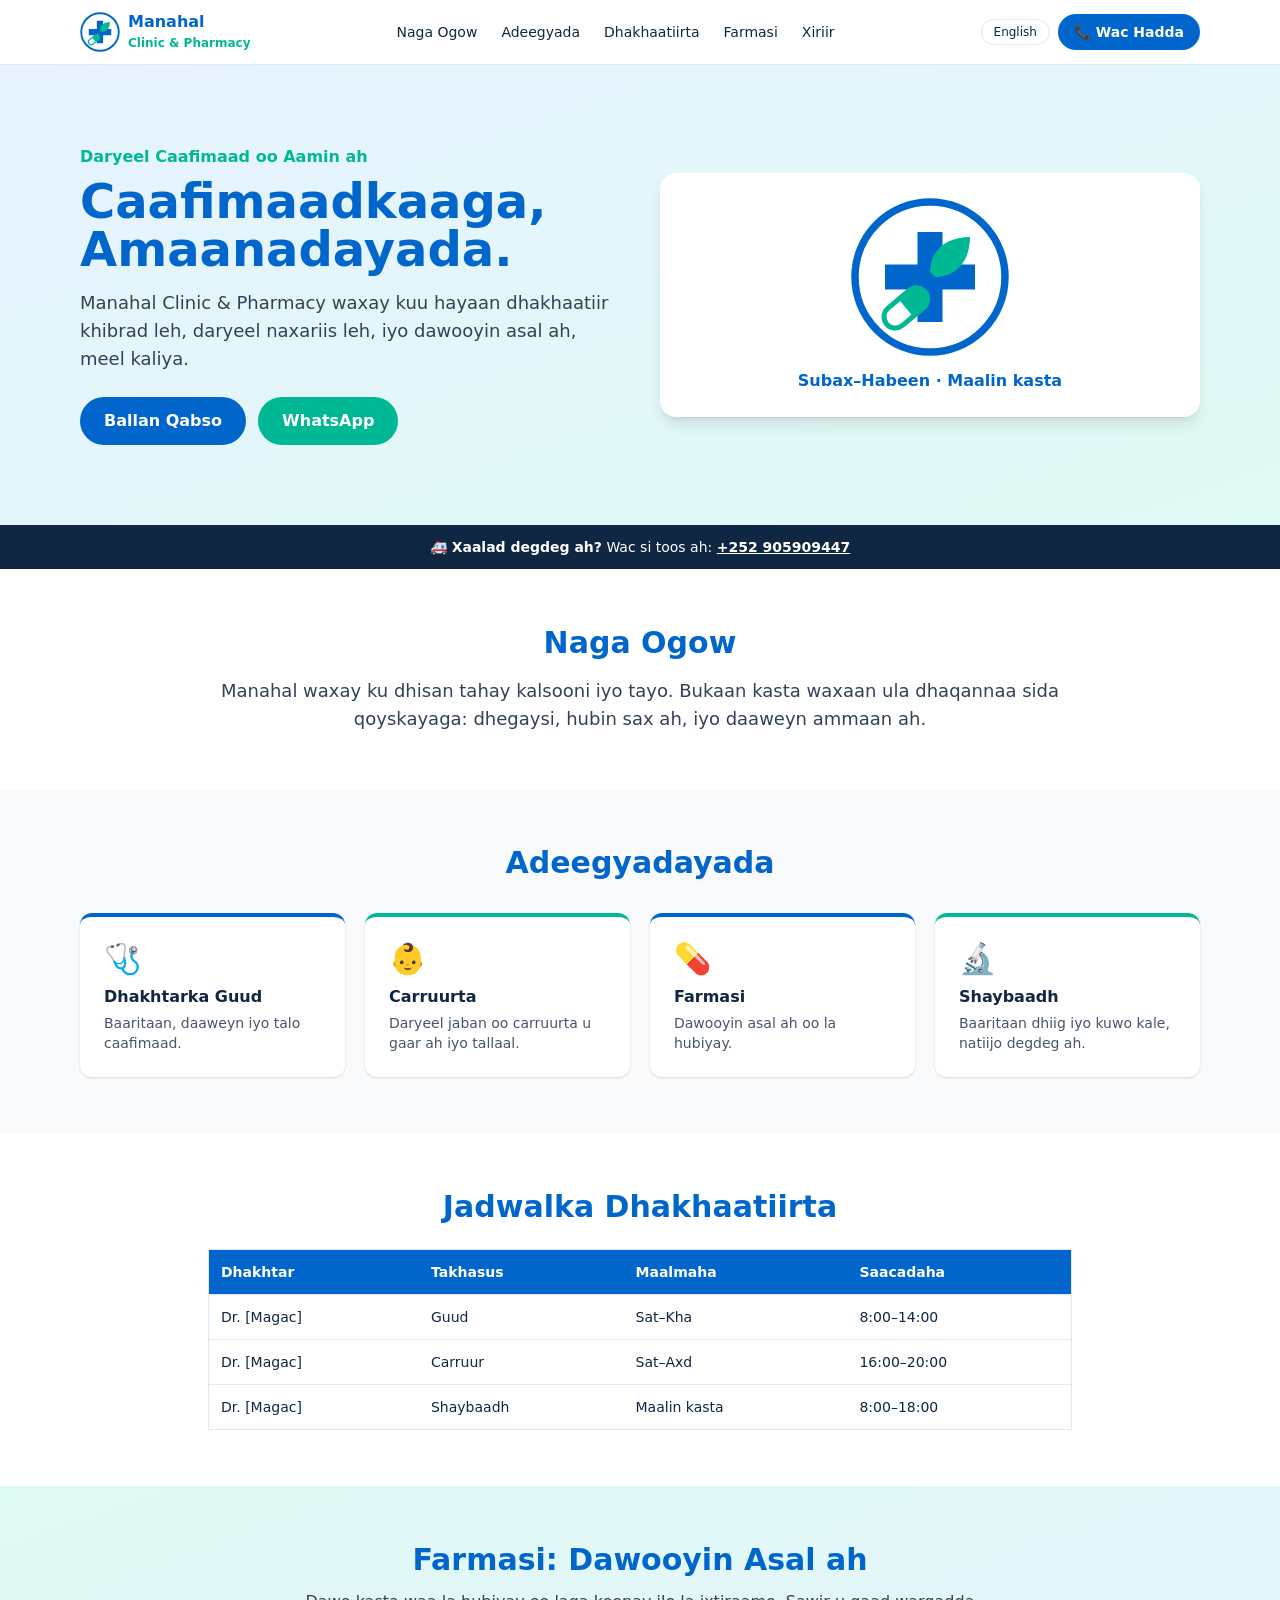
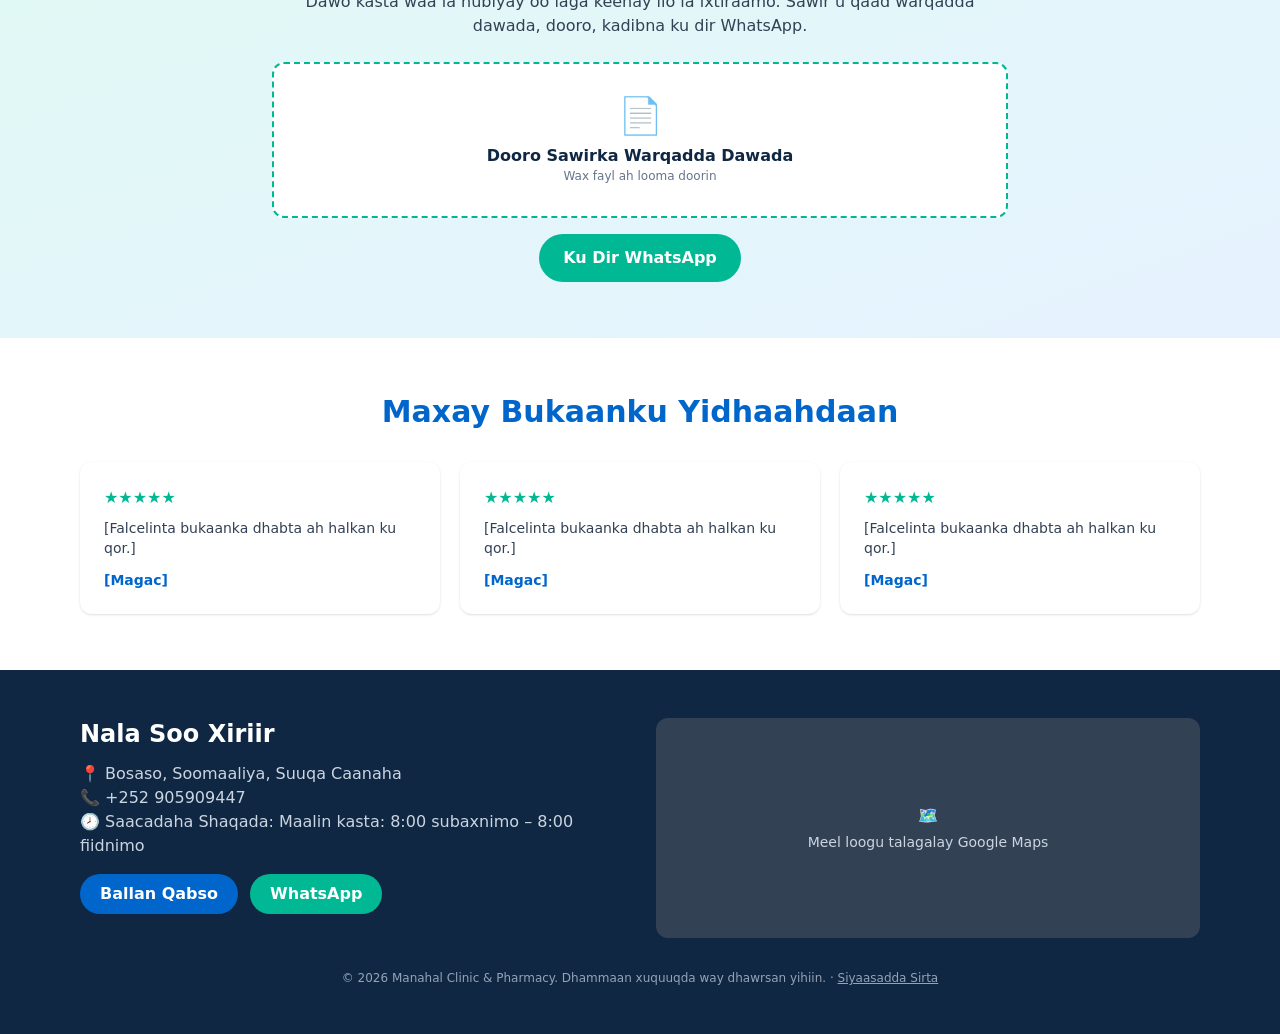
<file: index.html>
<!DOCTYPE html>
<html lang="so">
<head>
<meta charset="utf-8">
<meta name="viewport" content="width=device-width, initial-scale=1">
<title>Manahal Clinic &amp; Pharmacy | Rugta Caafimaadka iyo Farmasi, Bosaso</title>
<meta name="description" content="Manahal Clinic &amp; Pharmacy: dhakhtarka guud, carruurta, shaybaadh iyo farmasi leh dawooyin asal ah. Ballan qabso hadda ama nagala soo xiriir WhatsApp.">
<meta name="theme-color" content="#0066CC">
<link rel="canonical" href="https://manahal.onrender.com/index.html">
<link rel="alternate" hreflang="so" href="https://manahal.onrender.com/index.html">
<link rel="alternate" hreflang="en" href="https://manahal.onrender.com/en.html">
<meta property="og:type" content="website"><meta property="og:title" content="Manahal Clinic &amp; Pharmacy | Rugta Caafimaadka iyo Farmasi, Bosaso"><meta property="og:description" content="Manahal Clinic &amp; Pharmacy: dhakhtarka guud, carruurta, shaybaadh iyo farmasi leh dawooyin asal ah. Ballan qabso hadda ama nagala soo xiriir WhatsApp."><meta property="og:url" content="https://manahal.onrender.com/index.html"><meta property="og:image" content="https://manahal.onrender.com/og.png">
<meta name="twitter:card" content="summary">
<link rel="icon" href="logo.svg" type="image/svg+xml">
<link rel="stylesheet" href="tailwind.css">
<link rel="stylesheet" href="styles.css">
<script>document.documentElement.classList.add("js")</script>
<script type="application/ld+json">{"@context":"https://schema.org","@type":"MedicalClinic","name":"Manahal Clinic & Pharmacy","image":"https://manahal.onrender.com/logo.svg","url":"https://manahal.onrender.com","telephone":"+252905909447","address":{"@type":"PostalAddress","streetAddress":"Suuqa Caanaha","addressLocality":"Bosaso","addressCountry":"SO"},"openingHours":"Mo-Su 08:00-20:00"}</script>
</head>
<body>
<header id="hdr" class="sticky top-0 z-30 bg-white/95 border-b border-slate-200"><div class="max-w-6xl mx-auto flex items-center justify-between px-4 py-3">
<a href="#top" class="flex items-center gap-2"><img src="logo.svg" class="w-10 h-10" alt="Manahal logo"><span class="font-bold leading-tight text-[#0066CC]">Manahal<br><span class="text-xs text-[#00B894] font-semibold">Clinic &amp; Pharmacy</span></span></a>
<nav class="hidden md:flex gap-6 text-sm font-medium"><a href="#about">Naga Ogow</a><a href="#services">Adeegyada</a><a href="#doctors">Dhakhaatiirta</a><a href="#pharmacy">Farmasi</a><a href="#contact">Xiriir</a></nav>
<div class="flex items-center gap-2"><a href="en.html" class="text-xs border rounded-full px-3 py-1">English</a><a data-tel href="tel:" class="btn-blue text-white text-sm font-semibold rounded-full px-4 py-2">📞 Wac Hadda</a></div></div></header>
<main id="top">
<section class="bg-gradient-to-br from-[#e6f2ff] to-[#e0faf4]"><div class="max-w-6xl mx-auto px-4 py-14 md:py-20 grid md:grid-cols-2 gap-10 items-center">
<div class="hero-in"><p class="text-[#00B894] font-semibold mb-2">Daryeel Caafimaad oo Aamin ah</p><h1 class="text-4xl md:text-5xl font-extrabold leading-tight text-[#0066CC]">Caafimaadkaaga, Amaanadayada.</h1><p class="mt-4 text-lg text-slate-700">Manahal Clinic &amp; Pharmacy waxay kuu hayaan dhakhaatiir khibrad leh, daryeel naxariis leh, iyo dawooyin asal ah, meel kaliya.</p>
<div class="mt-6 flex flex-wrap gap-3"><button onclick="openModal()" class="btn-blue text-white font-semibold rounded-full px-6 py-3">Ballan Qabso</button><a data-wa href="#" class="btn-teal pulse text-white font-semibold rounded-full px-6 py-3">WhatsApp</a></div></div>
<div class="float-y bg-white rounded-2xl shadow-lg p-6 text-center"><img src="logo.svg" class="w-40 h-40 mx-auto" alt=""><p class="mt-3 font-semibold text-[#0066CC]">Subax–Habeen · Maalin kasta</p></div></div></section>
<section class="bg-[#0f2742] text-white text-center py-3 text-sm"><span class="font-semibold">🚑 Xaalad degdeg ah?</span> Wac si toos ah: <a data-tel data-phone href="tel:" class="underline font-bold"></a></section>
<section id="about" class="max-w-4xl mx-auto px-4 py-14 text-center"><h2 class="reveal text-3xl font-bold text-[#0066CC]">Naga Ogow</h2><p class="reveal mt-4 text-slate-700 text-lg">Manahal waxay ku dhisan tahay kalsooni iyo tayo. Bukaan kasta waxaan ula dhaqannaa sida qoyskayaga: dhegaysi, hubin sax ah, iyo daaweyn ammaan ah.</p></section>
<section id="services" class="bg-slate-50 py-14"><div class="max-w-6xl mx-auto px-4"><h2 class="reveal text-3xl font-bold text-center text-[#0066CC]">Adeegyadayada</h2><div class="mt-8 grid sm:grid-cols-2 lg:grid-cols-4 gap-5"><div class="reveal card-hover bg-white rounded-xl p-6 shadow border-t-4 border-[#0066CC]"><div class="text-3xl">🩺</div><h3 class="font-bold mt-2">Dhakhtarka Guud</h3><p class="text-sm text-slate-600 mt-1">Baaritaan, daaweyn iyo talo caafimaad.</p></div>
<div class="reveal card-hover bg-white rounded-xl p-6 shadow border-t-4 border-[#00B894]"><div class="text-3xl">👶</div><h3 class="font-bold mt-2">Carruurta</h3><p class="text-sm text-slate-600 mt-1">Daryeel jaban oo carruurta u gaar ah iyo tallaal.</p></div>
<div class="reveal card-hover bg-white rounded-xl p-6 shadow border-t-4 border-[#0066CC]"><div class="text-3xl">💊</div><h3 class="font-bold mt-2">Farmasi</h3><p class="text-sm text-slate-600 mt-1">Dawooyin asal ah oo la hubiyay.</p></div>
<div class="reveal card-hover bg-white rounded-xl p-6 shadow border-t-4 border-[#00B894]"><div class="text-3xl">🔬</div><h3 class="font-bold mt-2">Shaybaadh</h3><p class="text-sm text-slate-600 mt-1">Baaritaan dhiig iyo kuwo kale, natiijo degdeg ah.</p></div>
</div></div></section>
<section id="doctors" class="max-w-4xl mx-auto px-4 py-14"><h2 class="reveal text-3xl font-bold text-center text-[#0066CC]">Jadwalka Dhakhaatiirta</h2><div class="reveal mt-6 overflow-x-auto"><table class="w-full text-left border border-slate-200 text-sm"><thead class="btn-blue text-white"><tr><th class="p-3">Dhakhtar</th><th class="p-3">Takhasus</th><th class="p-3">Maalmaha</th><th class="p-3">Saacadaha</th></tr></thead><tbody><tr class="row border-t"><td class="p-3">Dr. [Magac]</td><td class="p-3">Guud</td><td class="p-3">Sat–Kha</td><td class="p-3">8:00–14:00</td></tr><tr class="row border-t"><td class="p-3">Dr. [Magac]</td><td class="p-3">Carruur</td><td class="p-3">Sat–Axd</td><td class="p-3">16:00–20:00</td></tr><tr class="row border-t"><td class="p-3">Dr. [Magac]</td><td class="p-3">Shaybaadh</td><td class="p-3">Maalin kasta</td><td class="p-3">8:00–18:00</td></tr></tbody></table></div></section>
<section id="pharmacy" class="bg-gradient-to-br from-[#e0faf4] to-[#e6f2ff] py-14"><div class="max-w-3xl mx-auto px-4 text-center"><h2 class="reveal text-3xl font-bold text-[#0066CC]">Farmasi: Dawooyin Asal ah</h2><p class="mt-3 text-slate-700">Dawo kasta waa la hubiyay oo laga keenay ilo la ixtiraamo. Sawir u qaad warqadda dawada, dooro, kadibna ku dir WhatsApp.</p>
<label class="reveal upload mt-6 block border-2 border-dashed border-[#00B894] bg-white rounded-xl p-8 cursor-pointer"><div class="text-4xl">📄</div><p class="font-semibold mt-2">Dooro Sawirka Warqadda Dawada</p><p id="fname" data-none="Wax fayl ah looma doorin" class="text-xs text-slate-500">Wax fayl ah looma doorin</p><input id="rx" type="file" accept="image/*,.pdf" class="hidden"></label>
<button onclick="sendRx()" data-msg="Salaan, waxaan rabaa dawo. Waxaan halkan ku soo xirayaa sawirka warqadda dawada." id="rxbtn" class="btn-teal mt-4 text-white font-semibold rounded-full px-6 py-3">Ku Dir WhatsApp</button></div></section>
<section class="max-w-6xl mx-auto px-4 py-14"><h2 class="reveal text-3xl font-bold text-center text-[#0066CC]">Maxay Bukaanku Yidhaahdaan</h2><div class="mt-8 grid md:grid-cols-3 gap-5"><figure class="reveal bg-white rounded-xl p-6 shadow"><div class="text-[#00B894]">★★★★★</div><blockquote class="mt-2 text-slate-700 text-sm">[Falcelinta bukaanka dhabta ah halkan ku qor.]</blockquote><figcaption class="mt-3 font-semibold text-[#0066CC] text-sm">[Magac]</figcaption></figure><figure class="reveal bg-white rounded-xl p-6 shadow"><div class="text-[#00B894]">★★★★★</div><blockquote class="mt-2 text-slate-700 text-sm">[Falcelinta bukaanka dhabta ah halkan ku qor.]</blockquote><figcaption class="mt-3 font-semibold text-[#0066CC] text-sm">[Magac]</figcaption></figure><figure class="reveal bg-white rounded-xl p-6 shadow"><div class="text-[#00B894]">★★★★★</div><blockquote class="mt-2 text-slate-700 text-sm">[Falcelinta bukaanka dhabta ah halkan ku qor.]</blockquote><figcaption class="mt-3 font-semibold text-[#0066CC] text-sm">[Magac]</figcaption></figure></div></section>
</main>
<footer id="contact" class="bg-[#0f2742] text-white py-12"><div class="max-w-6xl mx-auto px-4 grid md:grid-cols-2 gap-8">
<div class="reveal"><h2 class="text-2xl font-bold">Nala Soo Xiriir</h2><p class="mt-3 text-slate-300">📍 <span data-addr></span></p><p class="text-slate-300">📞 <span data-phone></span></p><p class="text-slate-300">🕗 Saacadaha Shaqada: Maalin kasta: 8:00 subaxnimo – 8:00 fiidnimo</p>
<div class="mt-4 flex gap-3"><button onclick="openModal()" class="btn-blue rounded-full px-5 py-2 font-semibold">Ballan Qabso</button><a data-wa href="#" class="btn-teal rounded-full px-5 py-2 font-semibold">WhatsApp</a></div></div>
<div id="map" class="rounded-xl bg-slate-700 min-h-[220px] overflow-hidden flex items-center justify-center text-center p-4"><div>🗺️<p class="text-sm text-slate-300 mt-1">Meel loogu talagalay Google Maps</p></div></div></div>
<p class="text-center text-xs text-slate-400 mt-8">© 2026 Manahal Clinic &amp; Pharmacy. Dhammaan xuquuqda way dhawrsan yihiin. · <a href="privacy.html" class="underline">Siyaasadda Sirta</a></p></footer>
<div id="modal" data-msg="Salaan, waxaan rabaa ballan:" class="hidden fixed inset-0 z-50 bg-black/50 items-center justify-center p-4"><div class="bg-white rounded-2xl p-6 w-full max-w-md"><div class="flex justify-between items-center"><h3 class="text-xl font-bold text-[#0066CC]">Ballan Qabso</h3><button onclick="closeModal()" class="text-2xl" aria-label="Xir">×</button></div>
<div class="mt-4 space-y-3"><input id="f-name" class="w-full border rounded-lg p-3" placeholder="Magacaaga"><input id="f-phone" class="w-full border rounded-lg p-3" placeholder="Taleefan"><select id="f-service" class="w-full border rounded-lg p-3"><option>Dhakhtarka Guud</option><option>Carruurta</option><option>Shaybaadh</option></select><input id="f-date" type="date" class="w-full border rounded-lg p-3"><button onclick="sendBooking()" class="btn-teal w-full text-white font-semibold rounded-lg py-3">Ku Dir WhatsApp</button></div></div></div>
<script src="script.js"></script>
</body></html>
</file>
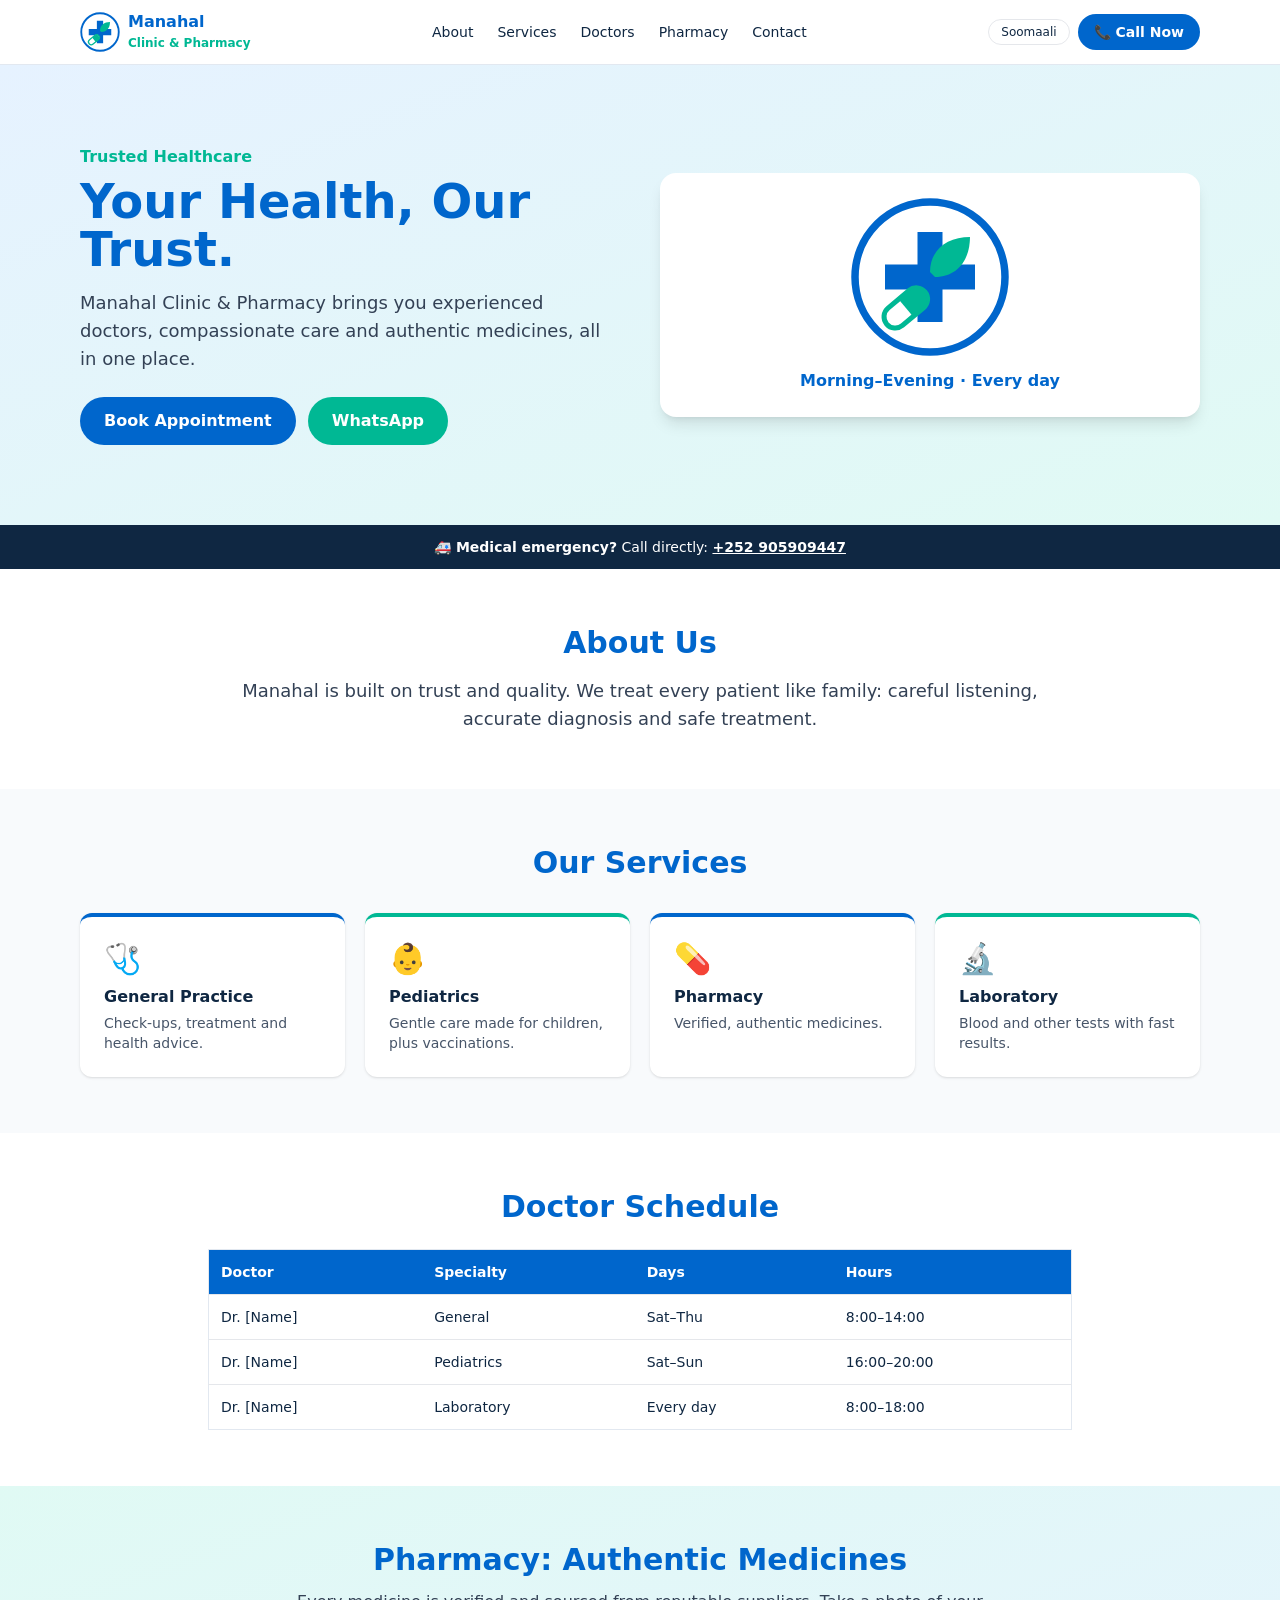
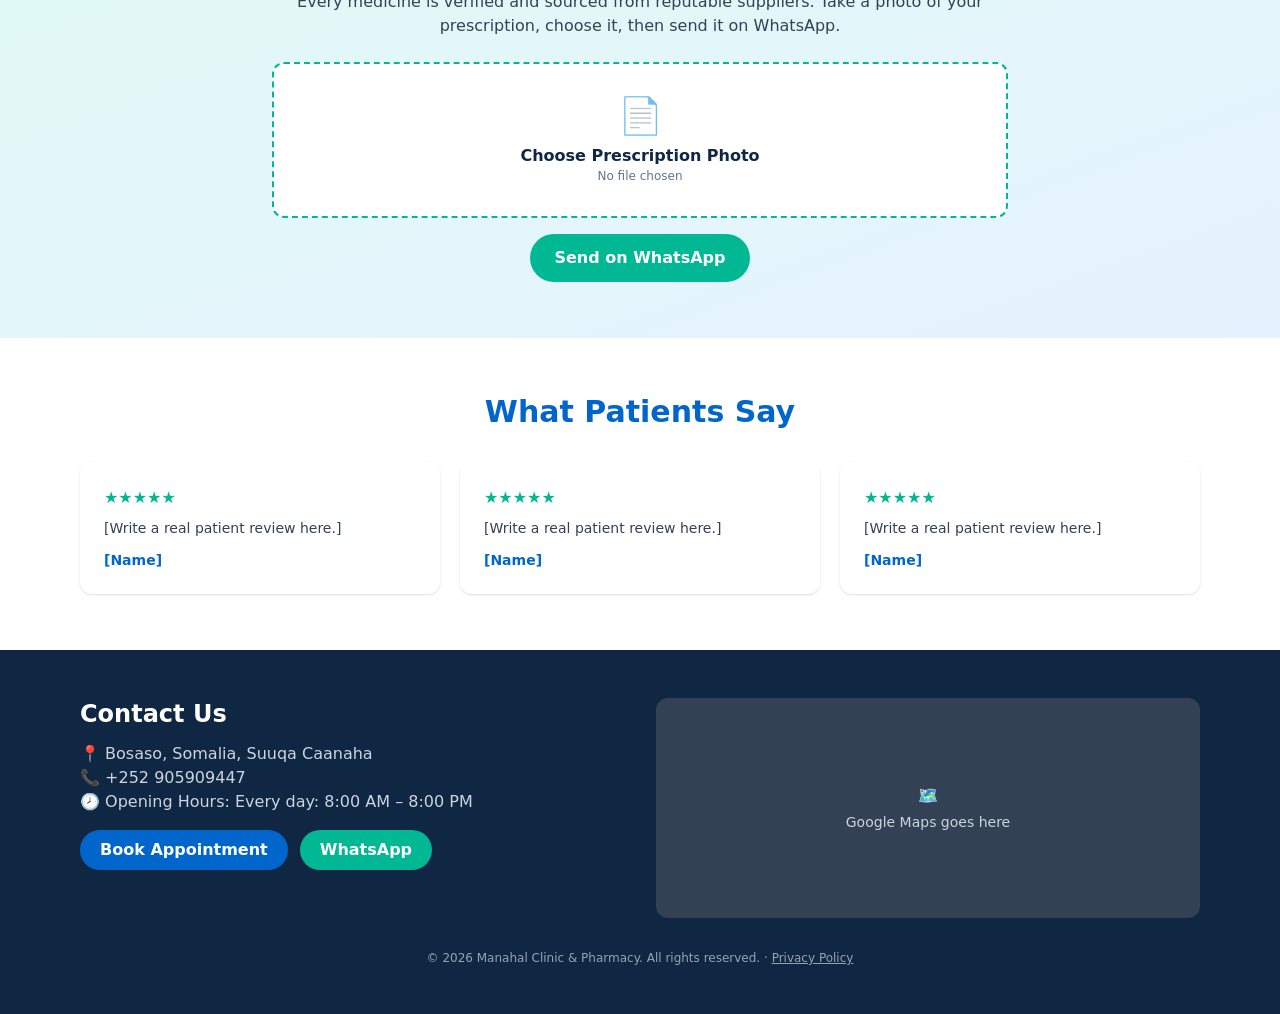
<file: en.html>
<!DOCTYPE html>
<html lang="en">
<head>
<meta charset="utf-8">
<meta name="viewport" content="width=device-width, initial-scale=1">
<title>Manahal Clinic &amp; Pharmacy | Healthcare &amp; Pharmacy in Bosaso</title>
<meta name="description" content="Manahal Clinic &amp; Pharmacy: general practice, pediatrics, laboratory and a pharmacy with authentic medicines. Book an appointment or contact us on WhatsApp.">
<meta name="theme-color" content="#0066CC">
<link rel="canonical" href="https://manahal.onrender.com/en.html">
<link rel="alternate" hreflang="so" href="https://manahal.onrender.com/index.html">
<link rel="alternate" hreflang="en" href="https://manahal.onrender.com/en.html">
<meta property="og:type" content="website"><meta property="og:title" content="Manahal Clinic &amp; Pharmacy | Healthcare &amp; Pharmacy in Bosaso"><meta property="og:description" content="Manahal Clinic &amp; Pharmacy: general practice, pediatrics, laboratory and a pharmacy with authentic medicines. Book an appointment or contact us on WhatsApp."><meta property="og:url" content="https://manahal.onrender.com/en.html"><meta property="og:image" content="https://manahal.onrender.com/og.png">
<meta name="twitter:card" content="summary">
<link rel="icon" href="logo.svg" type="image/svg+xml">
<link rel="stylesheet" href="tailwind.css">
<link rel="stylesheet" href="styles.css">
<script>document.documentElement.classList.add("js")</script>
<script type="application/ld+json">{"@context":"https://schema.org","@type":"MedicalClinic","name":"Manahal Clinic & Pharmacy","image":"https://manahal.onrender.com/logo.svg","url":"https://manahal.onrender.com","telephone":"+252905909447","address":{"@type":"PostalAddress","streetAddress":"Suuqa Caanaha","addressLocality":"Bosaso","addressCountry":"SO"},"openingHours":"Mo-Su 08:00-20:00"}</script>
</head>
<body>
<header id="hdr" class="sticky top-0 z-30 bg-white/95 border-b border-slate-200"><div class="max-w-6xl mx-auto flex items-center justify-between px-4 py-3">
<a href="#top" class="flex items-center gap-2"><img src="logo.svg" class="w-10 h-10" alt="Manahal logo"><span class="font-bold leading-tight text-[#0066CC]">Manahal<br><span class="text-xs text-[#00B894] font-semibold">Clinic &amp; Pharmacy</span></span></a>
<nav class="hidden md:flex gap-6 text-sm font-medium"><a href="#about">About</a><a href="#services">Services</a><a href="#doctors">Doctors</a><a href="#pharmacy">Pharmacy</a><a href="#contact">Contact</a></nav>
<div class="flex items-center gap-2"><a href="index.html" class="text-xs border rounded-full px-3 py-1">Soomaali</a><a data-tel href="tel:" class="btn-blue text-white text-sm font-semibold rounded-full px-4 py-2">📞 Call Now</a></div></div></header>
<main id="top">
<section class="bg-gradient-to-br from-[#e6f2ff] to-[#e0faf4]"><div class="max-w-6xl mx-auto px-4 py-14 md:py-20 grid md:grid-cols-2 gap-10 items-center">
<div class="hero-in"><p class="text-[#00B894] font-semibold mb-2">Trusted Healthcare</p><h1 class="text-4xl md:text-5xl font-extrabold leading-tight text-[#0066CC]">Your Health, Our Trust.</h1><p class="mt-4 text-lg text-slate-700">Manahal Clinic &amp; Pharmacy brings you experienced doctors, compassionate care and authentic medicines, all in one place.</p>
<div class="mt-6 flex flex-wrap gap-3"><button onclick="openModal()" class="btn-blue text-white font-semibold rounded-full px-6 py-3">Book Appointment</button><a data-wa href="#" class="btn-teal pulse text-white font-semibold rounded-full px-6 py-3">WhatsApp</a></div></div>
<div class="float-y bg-white rounded-2xl shadow-lg p-6 text-center"><img src="logo.svg" class="w-40 h-40 mx-auto" alt=""><p class="mt-3 font-semibold text-[#0066CC]">Morning–Evening · Every day</p></div></div></section>
<section class="bg-[#0f2742] text-white text-center py-3 text-sm"><span class="font-semibold">🚑 Medical emergency?</span> Call directly: <a data-tel data-phone href="tel:" class="underline font-bold"></a></section>
<section id="about" class="max-w-4xl mx-auto px-4 py-14 text-center"><h2 class="reveal text-3xl font-bold text-[#0066CC]">About Us</h2><p class="reveal mt-4 text-slate-700 text-lg">Manahal is built on trust and quality. We treat every patient like family: careful listening, accurate diagnosis and safe treatment.</p></section>
<section id="services" class="bg-slate-50 py-14"><div class="max-w-6xl mx-auto px-4"><h2 class="reveal text-3xl font-bold text-center text-[#0066CC]">Our Services</h2><div class="mt-8 grid sm:grid-cols-2 lg:grid-cols-4 gap-5"><div class="reveal card-hover bg-white rounded-xl p-6 shadow border-t-4 border-[#0066CC]"><div class="text-3xl">🩺</div><h3 class="font-bold mt-2">General Practice</h3><p class="text-sm text-slate-600 mt-1">Check-ups, treatment and health advice.</p></div>
<div class="reveal card-hover bg-white rounded-xl p-6 shadow border-t-4 border-[#00B894]"><div class="text-3xl">👶</div><h3 class="font-bold mt-2">Pediatrics</h3><p class="text-sm text-slate-600 mt-1">Gentle care made for children, plus vaccinations.</p></div>
<div class="reveal card-hover bg-white rounded-xl p-6 shadow border-t-4 border-[#0066CC]"><div class="text-3xl">💊</div><h3 class="font-bold mt-2">Pharmacy</h3><p class="text-sm text-slate-600 mt-1">Verified, authentic medicines.</p></div>
<div class="reveal card-hover bg-white rounded-xl p-6 shadow border-t-4 border-[#00B894]"><div class="text-3xl">🔬</div><h3 class="font-bold mt-2">Laboratory</h3><p class="text-sm text-slate-600 mt-1">Blood and other tests with fast results.</p></div>
</div></div></section>
<section id="doctors" class="max-w-4xl mx-auto px-4 py-14"><h2 class="reveal text-3xl font-bold text-center text-[#0066CC]">Doctor Schedule</h2><div class="reveal mt-6 overflow-x-auto"><table class="w-full text-left border border-slate-200 text-sm"><thead class="btn-blue text-white"><tr><th class="p-3">Doctor</th><th class="p-3">Specialty</th><th class="p-3">Days</th><th class="p-3">Hours</th></tr></thead><tbody><tr class="row border-t"><td class="p-3">Dr. [Name]</td><td class="p-3">General</td><td class="p-3">Sat–Thu</td><td class="p-3">8:00–14:00</td></tr><tr class="row border-t"><td class="p-3">Dr. [Name]</td><td class="p-3">Pediatrics</td><td class="p-3">Sat–Sun</td><td class="p-3">16:00–20:00</td></tr><tr class="row border-t"><td class="p-3">Dr. [Name]</td><td class="p-3">Laboratory</td><td class="p-3">Every day</td><td class="p-3">8:00–18:00</td></tr></tbody></table></div></section>
<section id="pharmacy" class="bg-gradient-to-br from-[#e0faf4] to-[#e6f2ff] py-14"><div class="max-w-3xl mx-auto px-4 text-center"><h2 class="reveal text-3xl font-bold text-[#0066CC]">Pharmacy: Authentic Medicines</h2><p class="mt-3 text-slate-700">Every medicine is verified and sourced from reputable suppliers. Take a photo of your prescription, choose it, then send it on WhatsApp.</p>
<label class="reveal upload mt-6 block border-2 border-dashed border-[#00B894] bg-white rounded-xl p-8 cursor-pointer"><div class="text-4xl">📄</div><p class="font-semibold mt-2">Choose Prescription Photo</p><p id="fname" data-none="No file chosen" class="text-xs text-slate-500">No file chosen</p><input id="rx" type="file" accept="image/*,.pdf" class="hidden"></label>
<button onclick="sendRx()" data-msg="Hello, I need medicine. I am attaching my prescription photo here." id="rxbtn" class="btn-teal mt-4 text-white font-semibold rounded-full px-6 py-3">Send on WhatsApp</button></div></section>
<section class="max-w-6xl mx-auto px-4 py-14"><h2 class="reveal text-3xl font-bold text-center text-[#0066CC]">What Patients Say</h2><div class="mt-8 grid md:grid-cols-3 gap-5"><figure class="reveal bg-white rounded-xl p-6 shadow"><div class="text-[#00B894]">★★★★★</div><blockquote class="mt-2 text-slate-700 text-sm">[Write a real patient review here.]</blockquote><figcaption class="mt-3 font-semibold text-[#0066CC] text-sm">[Name]</figcaption></figure><figure class="reveal bg-white rounded-xl p-6 shadow"><div class="text-[#00B894]">★★★★★</div><blockquote class="mt-2 text-slate-700 text-sm">[Write a real patient review here.]</blockquote><figcaption class="mt-3 font-semibold text-[#0066CC] text-sm">[Name]</figcaption></figure><figure class="reveal bg-white rounded-xl p-6 shadow"><div class="text-[#00B894]">★★★★★</div><blockquote class="mt-2 text-slate-700 text-sm">[Write a real patient review here.]</blockquote><figcaption class="mt-3 font-semibold text-[#0066CC] text-sm">[Name]</figcaption></figure></div></section>
</main>
<footer id="contact" class="bg-[#0f2742] text-white py-12"><div class="max-w-6xl mx-auto px-4 grid md:grid-cols-2 gap-8">
<div class="reveal"><h2 class="text-2xl font-bold">Contact Us</h2><p class="mt-3 text-slate-300">📍 <span data-addr></span></p><p class="text-slate-300">📞 <span data-phone></span></p><p class="text-slate-300">🕗 Opening Hours: Every day: 8:00 AM – 8:00 PM</p>
<div class="mt-4 flex gap-3"><button onclick="openModal()" class="btn-blue rounded-full px-5 py-2 font-semibold">Book Appointment</button><a data-wa href="#" class="btn-teal rounded-full px-5 py-2 font-semibold">WhatsApp</a></div></div>
<div id="map" class="rounded-xl bg-slate-700 min-h-[220px] overflow-hidden flex items-center justify-center text-center p-4"><div>🗺️<p class="text-sm text-slate-300 mt-1">Google Maps goes here</p></div></div></div>
<p class="text-center text-xs text-slate-400 mt-8">© 2026 Manahal Clinic &amp; Pharmacy. All rights reserved. · <a href="privacy-en.html" class="underline">Privacy Policy</a></p></footer>
<div id="modal" data-msg="Hello, I would like to book an appointment:" class="hidden fixed inset-0 z-50 bg-black/50 items-center justify-center p-4"><div class="bg-white rounded-2xl p-6 w-full max-w-md"><div class="flex justify-between items-center"><h3 class="text-xl font-bold text-[#0066CC]">Book Appointment</h3><button onclick="closeModal()" class="text-2xl" aria-label="Close">×</button></div>
<div class="mt-4 space-y-3"><input id="f-name" class="w-full border rounded-lg p-3" placeholder="Your name"><input id="f-phone" class="w-full border rounded-lg p-3" placeholder="Phone"><select id="f-service" class="w-full border rounded-lg p-3"><option>General Practice</option><option>Pediatrics</option><option>Laboratory</option></select><input id="f-date" type="date" class="w-full border rounded-lg p-3"><button onclick="sendBooking()" class="btn-teal w-full text-white font-semibold rounded-lg py-3">Send via WhatsApp</button></div></div></div>
<script src="script.js"></script>
</body></html>
</file>
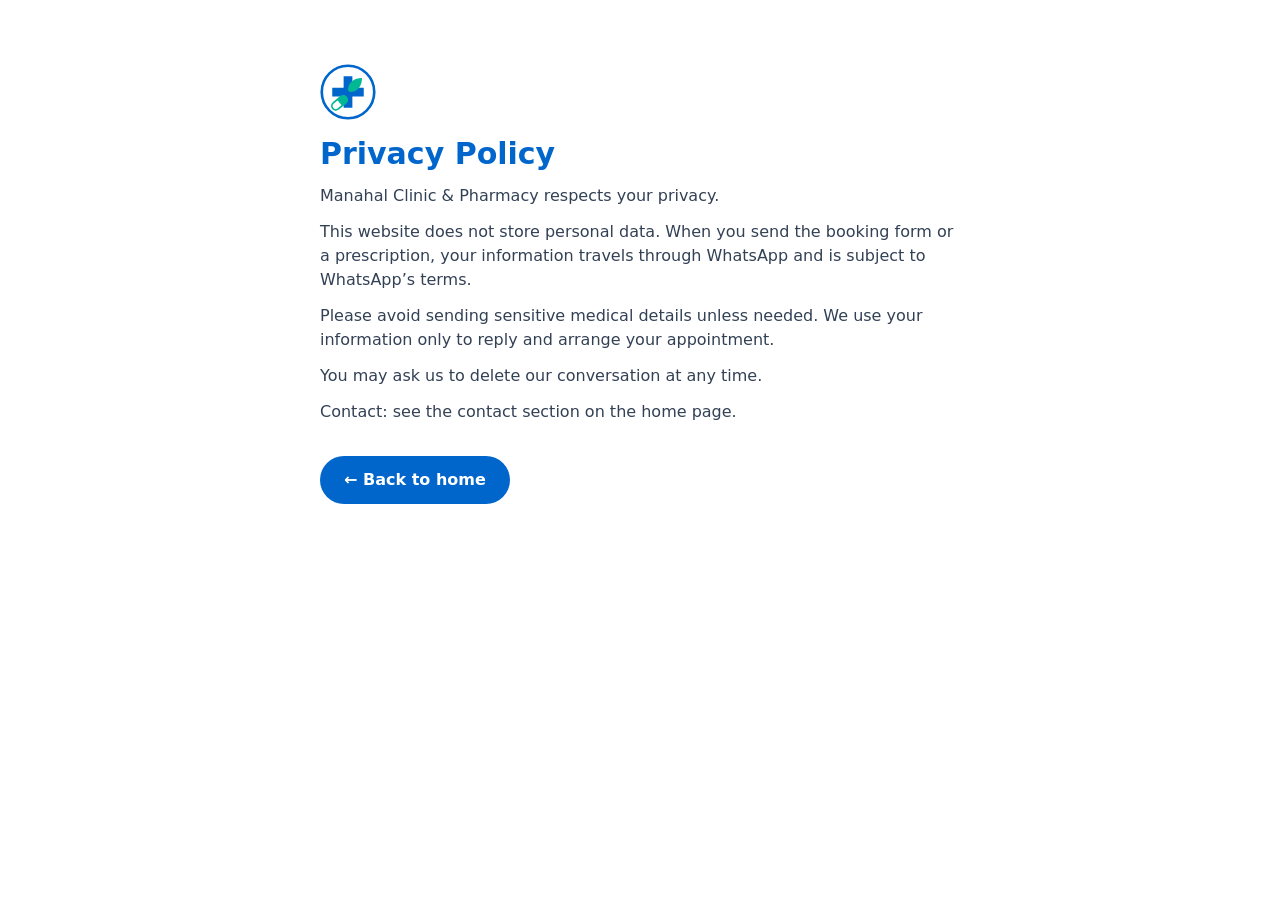
<file: privacy-en.html>
<!DOCTYPE html>
<html lang="en">
<head>
<meta charset="utf-8">
<meta name="viewport" content="width=device-width, initial-scale=1">
<title>Manahal Clinic &amp; Pharmacy | Healthcare &amp; Pharmacy in Bosaso</title>
<meta name="description" content="Manahal Clinic &amp; Pharmacy: general practice, pediatrics, laboratory and a pharmacy with authentic medicines. Book an appointment or contact us on WhatsApp.">
<meta name="theme-color" content="#0066CC">
<link rel="canonical" href="https://manahal.onrender.com/en.html">
<link rel="alternate" hreflang="so" href="https://manahal.onrender.com/index.html">
<link rel="alternate" hreflang="en" href="https://manahal.onrender.com/en.html">
<meta property="og:type" content="website"><meta property="og:title" content="Manahal Clinic &amp; Pharmacy | Healthcare &amp; Pharmacy in Bosaso"><meta property="og:description" content="Manahal Clinic &amp; Pharmacy: general practice, pediatrics, laboratory and a pharmacy with authentic medicines. Book an appointment or contact us on WhatsApp."><meta property="og:url" content="https://manahal.onrender.com/en.html"><meta property="og:image" content="https://manahal.onrender.com/og.png">
<meta name="twitter:card" content="summary">
<link rel="icon" href="logo.svg" type="image/svg+xml">
<link rel="stylesheet" href="tailwind.css">
<link rel="stylesheet" href="styles.css">
<script>document.documentElement.classList.add("js")</script>
</head><body class="bg-white"><main class="max-w-2xl mx-auto px-4 py-16"><a href="en.html"><img src="logo.svg" class="w-14 h-14" alt="Manahal"></a><h1 class="text-3xl font-bold text-[#0066CC] mt-4">Privacy Policy</h1><p class="mt-3 text-slate-700">Manahal Clinic &amp; Pharmacy respects your privacy.</p><p class="mt-3 text-slate-700">This website does not store personal data. When you send the booking form or a prescription, your information travels through WhatsApp and is subject to WhatsApp’s terms.</p><p class="mt-3 text-slate-700">Please avoid sending sensitive medical details unless needed. We use your information only to reply and arrange your appointment.</p><p class="mt-3 text-slate-700">You may ask us to delete our conversation at any time.</p><p class="mt-3 text-slate-700">Contact: see the contact section on the home page.</p><a href="en.html" class="btn-blue inline-block text-white font-semibold rounded-full px-6 py-3 mt-8">← Back to home</a></main></body></html>
</file>
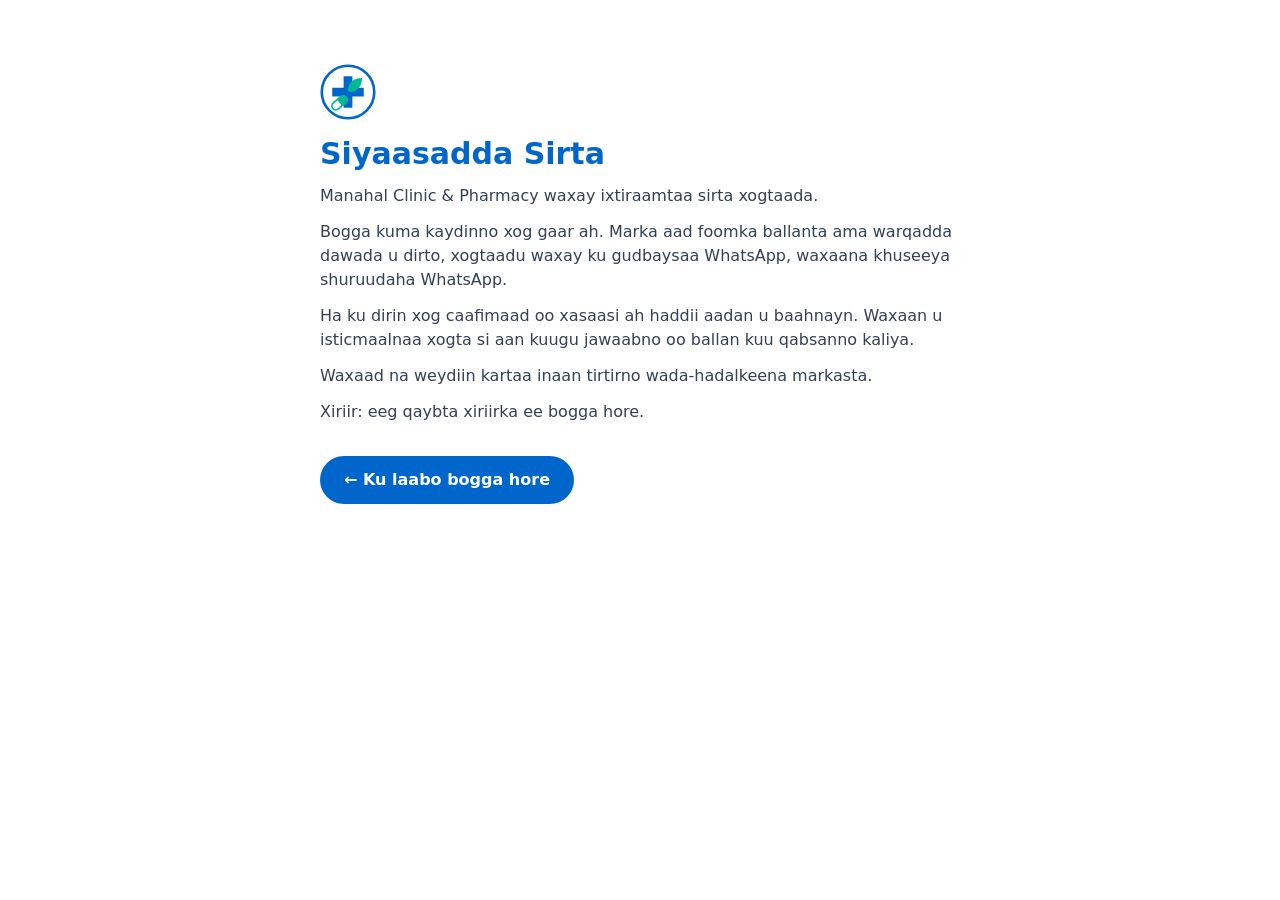
<file: privacy.html>
<!DOCTYPE html>
<html lang="so">
<head>
<meta charset="utf-8">
<meta name="viewport" content="width=device-width, initial-scale=1">
<title>Manahal Clinic &amp; Pharmacy | Rugta Caafimaadka iyo Farmasi, Bosaso</title>
<meta name="description" content="Manahal Clinic &amp; Pharmacy: dhakhtarka guud, carruurta, shaybaadh iyo farmasi leh dawooyin asal ah. Ballan qabso hadda ama nagala soo xiriir WhatsApp.">
<meta name="theme-color" content="#0066CC">
<link rel="canonical" href="https://manahal.onrender.com/index.html">
<link rel="alternate" hreflang="so" href="https://manahal.onrender.com/index.html">
<link rel="alternate" hreflang="en" href="https://manahal.onrender.com/en.html">
<meta property="og:type" content="website"><meta property="og:title" content="Manahal Clinic &amp; Pharmacy | Rugta Caafimaadka iyo Farmasi, Bosaso"><meta property="og:description" content="Manahal Clinic &amp; Pharmacy: dhakhtarka guud, carruurta, shaybaadh iyo farmasi leh dawooyin asal ah. Ballan qabso hadda ama nagala soo xiriir WhatsApp."><meta property="og:url" content="https://manahal.onrender.com/index.html"><meta property="og:image" content="https://manahal.onrender.com/og.png">
<meta name="twitter:card" content="summary">
<link rel="icon" href="logo.svg" type="image/svg+xml">
<link rel="stylesheet" href="tailwind.css">
<link rel="stylesheet" href="styles.css">
<script>document.documentElement.classList.add("js")</script>
</head><body class="bg-white"><main class="max-w-2xl mx-auto px-4 py-16"><a href="index.html"><img src="logo.svg" class="w-14 h-14" alt="Manahal"></a><h1 class="text-3xl font-bold text-[#0066CC] mt-4">Siyaasadda Sirta</h1><p class="mt-3 text-slate-700">Manahal Clinic &amp; Pharmacy waxay ixtiraamtaa sirta xogtaada.</p><p class="mt-3 text-slate-700">Bogga kuma kaydinno xog gaar ah. Marka aad foomka ballanta ama warqadda dawada u dirto, xogtaadu waxay ku gudbaysaa WhatsApp, waxaana khuseeya shuruudaha WhatsApp.</p><p class="mt-3 text-slate-700">Ha ku dirin xog caafimaad oo xasaasi ah haddii aadan u baahnayn. Waxaan u isticmaalnaa xogta si aan kuugu jawaabno oo ballan kuu qabsanno kaliya.</p><p class="mt-3 text-slate-700">Waxaad na weydiin kartaa inaan tirtirno wada-hadalkeena markasta.</p><p class="mt-3 text-slate-700">Xiriir: eeg qaybta xiriirka ee bogga hore.</p><a href="index.html" class="btn-blue inline-block text-white font-semibold rounded-full px-6 py-3 mt-8">← Ku laabo bogga hore</a></main></body></html>
</file>
<file: styles.css>
*,:after,:before{--tw-border-spacing-x:0;--tw-border-spacing-y:0;--tw-translate-x:0;--tw-translate-y:0;--tw-rotate:0;--tw-skew-x:0;--tw-skew-y:0;--tw-scale-x:1;--tw-scale-y:1;--tw-pan-x: ;--tw-pan-y: ;--tw-pinch-zoom: ;--tw-scroll-snap-strictness:proximity;--tw-gradient-from-position: ;--tw-gradient-via-position: ;--tw-gradient-to-position: ;--tw-ordinal: ;--tw-slashed-zero: ;--tw-numeric-figure: ;--tw-numeric-spacing: ;--tw-numeric-fraction: ;--tw-ring-inset: ;--tw-ring-offset-width:0px;--tw-ring-offset-color:#fff;--tw-ring-color:rgba(59,130,246,.5);--tw-ring-offset-shadow:0 0 #0000;--tw-ring-shadow:0 0 #0000;--tw-shadow:0 0 #0000;--tw-shadow-colored:0 0 #0000;--tw-blur: ;--tw-brightness: ;--tw-contrast: ;--tw-grayscale: ;--tw-hue-rotate: ;--tw-invert: ;--tw-saturate: ;--tw-sepia: ;--tw-drop-shadow: ;--tw-backdrop-blur: ;--tw-backdrop-brightness: ;--tw-backdrop-contrast: ;--tw-backdrop-grayscale: ;--tw-backdrop-hue-rotate: ;--tw-backdrop-invert: ;--tw-backdrop-opacity: ;--tw-backdrop-saturate: ;--tw-backdrop-sepia: ;--tw-contain-size: ;--tw-contain-layout: ;--tw-contain-paint: ;--tw-contain-style: }::backdrop{--tw-border-spacing-x:0;--tw-border-spacing-y:0;--tw-translate-x:0;--tw-translate-y:0;--tw-rotate:0;--tw-skew-x:0;--tw-skew-y:0;--tw-scale-x:1;--tw-scale-y:1;--tw-pan-x: ;--tw-pan-y: ;--tw-pinch-zoom: ;--tw-scroll-snap-strictness:proximity;--tw-gradient-from-position: ;--tw-gradient-via-position: ;--tw-gradient-to-position: ;--tw-ordinal: ;--tw-slashed-zero: ;--tw-numeric-figure: ;--tw-numeric-spacing: ;--tw-numeric-fraction: ;--tw-ring-inset: ;--tw-ring-offset-width:0px;--tw-ring-offset-color:#fff;--tw-ring-color:rgba(59,130,246,.5);--tw-ring-offset-shadow:0 0 #0000;--tw-ring-shadow:0 0 #0000;--tw-shadow:0 0 #0000;--tw-shadow-colored:0 0 #0000;--tw-blur: ;--tw-brightness: ;--tw-contrast: ;--tw-grayscale: ;--tw-hue-rotate: ;--tw-invert: ;--tw-saturate: ;--tw-sepia: ;--tw-drop-shadow: ;--tw-backdrop-blur: ;--tw-backdrop-brightness: ;--tw-backdrop-contrast: ;--tw-backdrop-grayscale: ;--tw-backdrop-hue-rotate: ;--tw-backdrop-invert: ;--tw-backdrop-opacity: ;--tw-backdrop-saturate: ;--tw-backdrop-sepia: ;--tw-contain-size: ;--tw-contain-layout: ;--tw-contain-paint: ;--tw-contain-style: }/*! tailwindcss v3.4.17 | MIT License | https://tailwindcss.com*/*,:after,:before{box-sizing:border-box;border:0 solid #e5e7eb}:after,:before{--tw-content:""}:host,html{line-height:1.5;-webkit-text-size-adjust:100%;-moz-tab-size:4;-o-tab-size:4;tab-size:4;font-family:ui-sans-serif,system-ui,sans-serif,Apple Color Emoji,Segoe UI Emoji,Segoe UI Symbol,Noto Color Emoji;font-feature-settings:normal;font-variation-settings:normal;-webkit-tap-highlight-color:transparent}body{margin:0;line-height:inherit}hr{height:0;color:inherit;border-top-width:1px}abbr:where([title]){-webkit-text-decoration:underline dotted;text-decoration:underline dotted}h1,h2,h3,h4,h5,h6{font-size:inherit;font-weight:inherit}a{color:inherit;text-decoration:inherit}b,strong{font-weight:bolder}code,kbd,pre,samp{font-family:ui-monospace,SFMono-Regular,Menlo,Monaco,Consolas,Liberation Mono,Courier New,monospace;font-feature-settings:normal;font-variation-settings:normal;font-size:1em}small{font-size:80%}sub,sup{font-size:75%;line-height:0;position:relative;vertical-align:baseline}sub{bottom:-.25em}sup{top:-.5em}table{text-indent:0;border-color:inherit;border-collapse:collapse}button,input,optgroup,select,textarea{font-family:inherit;font-feature-settings:inherit;font-variation-settings:inherit;font-size:100%;font-weight:inherit;line-height:inherit;letter-spacing:inherit;color:inherit;margin:0;padding:0}button,select{text-transform:none}button,input:where([type=button]),input:where([type=reset]),input:where([type=submit]){-webkit-appearance:button;background-color:transparent;background-image:none}:-moz-focusring{outline:auto}:-moz-ui-invalid{box-shadow:none}progress{vertical-align:baseline}::-webkit-inner-spin-button,::-webkit-outer-spin-button{height:auto}[type=search]{-webkit-appearance:textfield;outline-offset:-2px}::-webkit-search-decoration{-webkit-appearance:none}::-webkit-file-upload-button{-webkit-appearance:button;font:inherit}summary{display:list-item}blockquote,dd,dl,figure,h1,h2,h3,h4,h5,h6,hr,p,pre{margin:0}fieldset{margin:0}fieldset,legend{padding:0}menu,ol,ul{list-style:none;margin:0;padding:0}dialog{padding:0}textarea{resize:vertical}input::-moz-placeholder,textarea::-moz-placeholder{opacity:1;color:#9ca3af}input::placeholder,textarea::placeholder{opacity:1;color:#9ca3af}[role=button],button{cursor:pointer}:disabled{cursor:default}audio,canvas,embed,iframe,img,object,svg,video{display:block;vertical-align:middle}img,video{max-width:100%;height:auto}[hidden]:where(:not([hidden=until-found])){display:none}.fixed{position:fixed}.sticky{position:sticky}.inset-0{inset:0}.top-0{top:0}.z-30{z-index:30}.z-50{z-index:50}.mx-auto{margin-left:auto;margin-right:auto}.mb-2{margin-bottom:.5rem}.mt-1{margin-top:.25rem}.mt-2{margin-top:.5rem}.mt-3{margin-top:.75rem}.mt-4{margin-top:1rem}.mt-6{margin-top:1.5rem}.mt-8{margin-top:2rem}.block{display:block}.inline-block{display:inline-block}.flex{display:flex}.table{display:table}.grid{display:grid}.hidden{display:none}.h-10{height:2.5rem}.h-14{height:3.5rem}.h-40{height:10rem}.h-full{height:100%}.min-h-\[220px\]{min-height:220px}.w-10{width:2.5rem}.w-14{width:3.5rem}.w-40{width:10rem}.w-full{width:100%}.max-w-2xl{max-width:42rem}.max-w-3xl{max-width:48rem}.max-w-4xl{max-width:56rem}.max-w-6xl{max-width:72rem}.max-w-md{max-width:28rem}.cursor-pointer{cursor:pointer}.flex-wrap{flex-wrap:wrap}.items-center{align-items:center}.justify-center{justify-content:center}.justify-between{justify-content:space-between}.gap-10{gap:2.5rem}.gap-2{gap:.5rem}.gap-3{gap:.75rem}.gap-5{gap:1.25rem}.gap-6{gap:1.5rem}.gap-8{gap:2rem}.space-y-3>:not([hidden])~:not([hidden]){--tw-space-y-reverse:0;margin-top:calc(.75rem*(1 - var(--tw-space-y-reverse)));margin-bottom:calc(.75rem*var(--tw-space-y-reverse))}.overflow-hidden{overflow:hidden}.overflow-x-auto{overflow-x:auto}.rounded-2xl{border-radius:1rem}.rounded-full{border-radius:9999px}.rounded-lg{border-radius:.5rem}.rounded-xl{border-radius:.75rem}.border{border-width:1px}.border-2{border-width:2px}.border-b{border-bottom-width:1px}.border-t{border-top-width:1px}.border-t-4{border-top-width:4px}.border-dashed{border-style:dashed}.border-\[\#0066CC\]{--tw-border-opacity:1;border-color:rgb(0 102 204/var(--tw-border-opacity,1))}.border-\[\#00B894\]{--tw-border-opacity:1;border-color:rgb(0 184 148/var(--tw-border-opacity,1))}.border-slate-200{--tw-border-opacity:1;border-color:rgb(226 232 240/var(--tw-border-opacity,1))}.bg-\[\#0f2742\]{--tw-bg-opacity:1;background-color:rgb(15 39 66/var(--tw-bg-opacity,1))}.bg-black\/50{background-color:rgba(0,0,0,.5)}.bg-slate-50{--tw-bg-opacity:1;background-color:rgb(248 250 252/var(--tw-bg-opacity,1))}.bg-slate-700{--tw-bg-opacity:1;background-color:rgb(51 65 85/var(--tw-bg-opacity,1))}.bg-white{--tw-bg-opacity:1;background-color:rgb(255 255 255/var(--tw-bg-opacity,1))}.bg-white\/95{background-color:hsla(0,0%,100%,.95)}.bg-gradient-to-br{background-image:linear-gradient(to bottom right,var(--tw-gradient-stops))}.from-\[\#e0faf4\]{--tw-gradient-from:#e0faf4 var(--tw-gradient-from-position);--tw-gradient-to:rgba(224,250,244,0) var(--tw-gradient-to-position);--tw-gradient-stops:var(--tw-gradient-from),var(--tw-gradient-to)}.from-\[\#e6f2ff\]{--tw-gradient-from:#e6f2ff var(--tw-gradient-from-position);--tw-gradient-to:rgba(230,242,255,0) var(--tw-gradient-to-position);--tw-gradient-stops:var(--tw-gradient-from),var(--tw-gradient-to)}.to-\[\#e0faf4\]{--tw-gradient-to:#e0faf4 var(--tw-gradient-to-position)}.to-\[\#e6f2ff\]{--tw-gradient-to:#e6f2ff var(--tw-gradient-to-position)}.p-3{padding:.75rem}.p-4{padding:1rem}.p-6{padding:1.5rem}.p-8{padding:2rem}.px-3{padding-left:.75rem;padding-right:.75rem}.px-4{padding-left:1rem;padding-right:1rem}.px-5{padding-left:1.25rem;padding-right:1.25rem}.px-6{padding-left:1.5rem;padding-right:1.5rem}.py-1{padding-top:.25rem;padding-bottom:.25rem}.py-12{padding-top:3rem;padding-bottom:3rem}.py-14{padding-top:3.5rem;padding-bottom:3.5rem}.py-16{padding-top:4rem;padding-bottom:4rem}.py-2{padding-top:.5rem;padding-bottom:.5rem}.py-3{padding-top:.75rem;padding-bottom:.75rem}.text-left{text-align:left}.text-center{text-align:center}.text-2xl{font-size:1.5rem;line-height:2rem}.text-3xl{font-size:1.875rem;line-height:2.25rem}.text-4xl{font-size:2.25rem;line-height:2.5rem}.text-lg{font-size:1.125rem;line-height:1.75rem}.text-sm{font-size:.875rem;line-height:1.25rem}.text-xl{font-size:1.25rem;line-height:1.75rem}.text-xs{font-size:.75rem;line-height:1rem}.font-bold{font-weight:700}.font-extrabold{font-weight:800}.font-medium{font-weight:500}.font-semibold{font-weight:600}.leading-tight{line-height:1.25}.text-\[\#0066CC\]{--tw-text-opacity:1;color:rgb(0 102 204/var(--tw-text-opacity,1))}.text-\[\#00B894\]{--tw-text-opacity:1;color:rgb(0 184 148/var(--tw-text-opacity,1))}.text-slate-300{--tw-text-opacity:1;color:rgb(203 213 225/var(--tw-text-opacity,1))}.text-slate-400{--tw-text-opacity:1;color:rgb(148 163 184/var(--tw-text-opacity,1))}.text-slate-500{--tw-text-opacity:1;color:rgb(100 116 139/var(--tw-text-opacity,1))}.text-slate-600{--tw-text-opacity:1;color:rgb(71 85 105/var(--tw-text-opacity,1))}.text-slate-700{--tw-text-opacity:1;color:rgb(51 65 85/var(--tw-text-opacity,1))}.text-white{--tw-text-opacity:1;color:rgb(255 255 255/var(--tw-text-opacity,1))}.underline{text-decoration-line:underline}.shadow{--tw-shadow:0 1px 3px 0 rgba(0,0,0,.1),0 1px 2px -1px rgba(0,0,0,.1);--tw-shadow-colored:0 1px 3px 0 var(--tw-shadow-color),0 1px 2px -1px var(--tw-shadow-color)}.shadow,.shadow-lg{box-shadow:var(--tw-ring-offset-shadow,0 0 #0000),var(--tw-ring-shadow,0 0 #0000),var(--tw-shadow)}.shadow-lg{--tw-shadow:0 10px 15px -3px rgba(0,0,0,.1),0 4px 6px -4px rgba(0,0,0,.1);--tw-shadow-colored:0 10px 15px -3px var(--tw-shadow-color),0 4px 6px -4px var(--tw-shadow-color)}@media (min-width:640px){.sm\:grid-cols-2{grid-template-columns:repeat(2,minmax(0,1fr))}}@media (min-width:768px){.md\:flex{display:flex}.md\:grid-cols-2{grid-template-columns:repeat(2,minmax(0,1fr))}.md\:grid-cols-3{grid-template-columns:repeat(3,minmax(0,1fr))}.md\:py-20{padding-top:5rem;padding-bottom:5rem}.md\:text-5xl{font-size:3rem;line-height:1}}@media (min-width:1024px){.lg\:grid-cols-4{grid-template-columns:repeat(4,minmax(0,1fr))}}
/* ===== custom styles + animations ===== */
html{scroll-behavior:smooth;scroll-padding-top:80px}
body{background:#fff;color:#0f2742;font-family:system-ui,-apple-system,"Segoe UI",Roboto,sans-serif}
.btn-blue{background:#0066CC}.btn-teal{background:#00B894}

/* ================= ANIMATIONS ================= */
/* 1. Scroll reveal (hidden only when JS is on) */
.js .reveal{opacity:0;transform:translateY(28px);transition:opacity .7s ease,transform .7s cubic-bezier(.2,.7,.2,1)}
.js .reveal.show{opacity:1;transform:none}
.js .grid>.reveal:nth-child(2){transition-delay:.12s}
.js .grid>.reveal:nth-child(3){transition-delay:.24s}
.js .grid>.reveal:nth-child(4){transition-delay:.36s}

/* 2. Hero entrance */
@keyframes heroIn{from{opacity:0;transform:translateY(24px)}to{opacity:1;transform:none}}
.hero-in>*{opacity:0;animation:heroIn .8s cubic-bezier(.2,.7,.2,1) forwards}
.hero-in>*:nth-child(1){animation-delay:.1s}
.hero-in>*:nth-child(2){animation-delay:.25s}
.hero-in>*:nth-child(3){animation-delay:.4s}
.hero-in>*:nth-child(4){animation-delay:.55s}

/* 3. Floating logo card */
@keyframes floatY{0%,100%{transform:translateY(0)}50%{transform:translateY(-12px)}}
.float-y{animation:floatY 5s ease-in-out infinite}
.float-y img{transition:transform .6s}
.float-y:hover img{transform:rotate(360deg)}

/* 4. Card, button, row, upload hovers */
.card-hover{transition:transform .3s,box-shadow .3s}
.card-hover:hover{transform:translateY(-8px);box-shadow:0 18px 30px -10px rgba(0,102,204,.3)}
.btn-blue,.btn-teal{transition:transform .2s,box-shadow .2s,filter .2s}
.btn-blue:hover,.btn-teal:hover{transform:translateY(-2px);box-shadow:0 8px 16px -6px rgba(0,0,0,.3);filter:brightness(1.07)}
.row{transition:background .2s}
.row:hover{background:#e6f2ff}
.upload{transition:transform .3s,background .3s,border-color .3s}
.upload:hover{transform:scale(1.02);background:#f0fffb}

/* 5. Pulsing WhatsApp button */
@keyframes pulse{0%{box-shadow:0 0 0 0 rgba(0,184,148,.6)}70%{box-shadow:0 0 0 14px rgba(0,184,148,0)}100%{box-shadow:0 0 0 0 rgba(0,184,148,0)}}
.pulse{animation:pulse 2s infinite}

/* 6. Header shadow + scroll progress bar */
#hdr{transition:box-shadow .3s}
#hdr.scrolled{box-shadow:0 4px 18px rgba(15,39,66,.12)}
#progress{position:fixed;top:0;left:0;height:3px;width:0;background:linear-gradient(90deg,#0066CC,#00B894);z-index:60}

/* 7. Modal open animation */
@keyframes fade{from{opacity:0}to{opacity:1}}
@keyframes pop{from{opacity:0;transform:scale(.9) translateY(20px)}to{opacity:1;transform:none}}
#modal.flex{animation:fade .25s ease}
#modal.flex>div{animation:pop .35s cubic-bezier(.2,.8,.2,1)}

/* 8. Respect users who prefer less motion */
@media (prefers-reduced-motion:reduce){
  *{animation:none!important;transition:none!important}
  .js .reveal,.hero-in>*{opacity:1!important;transform:none!important}
}
</file>
